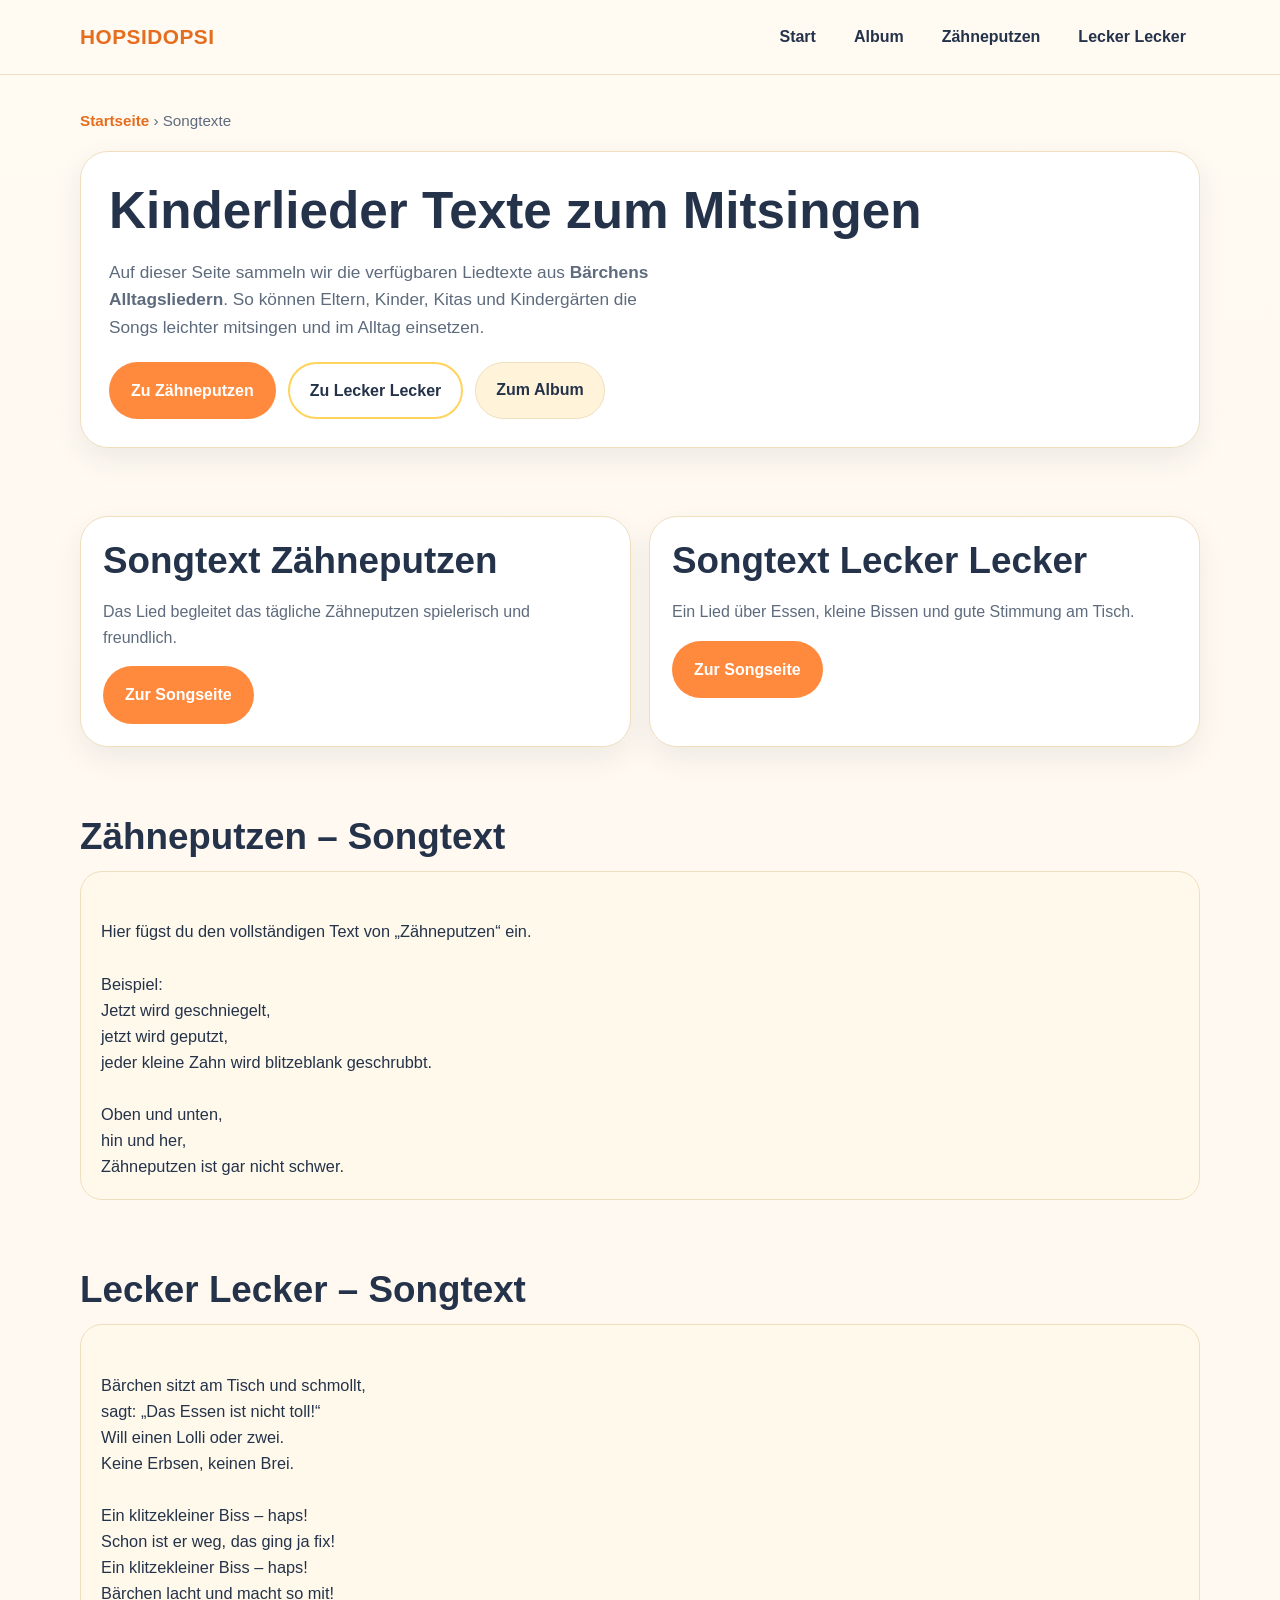
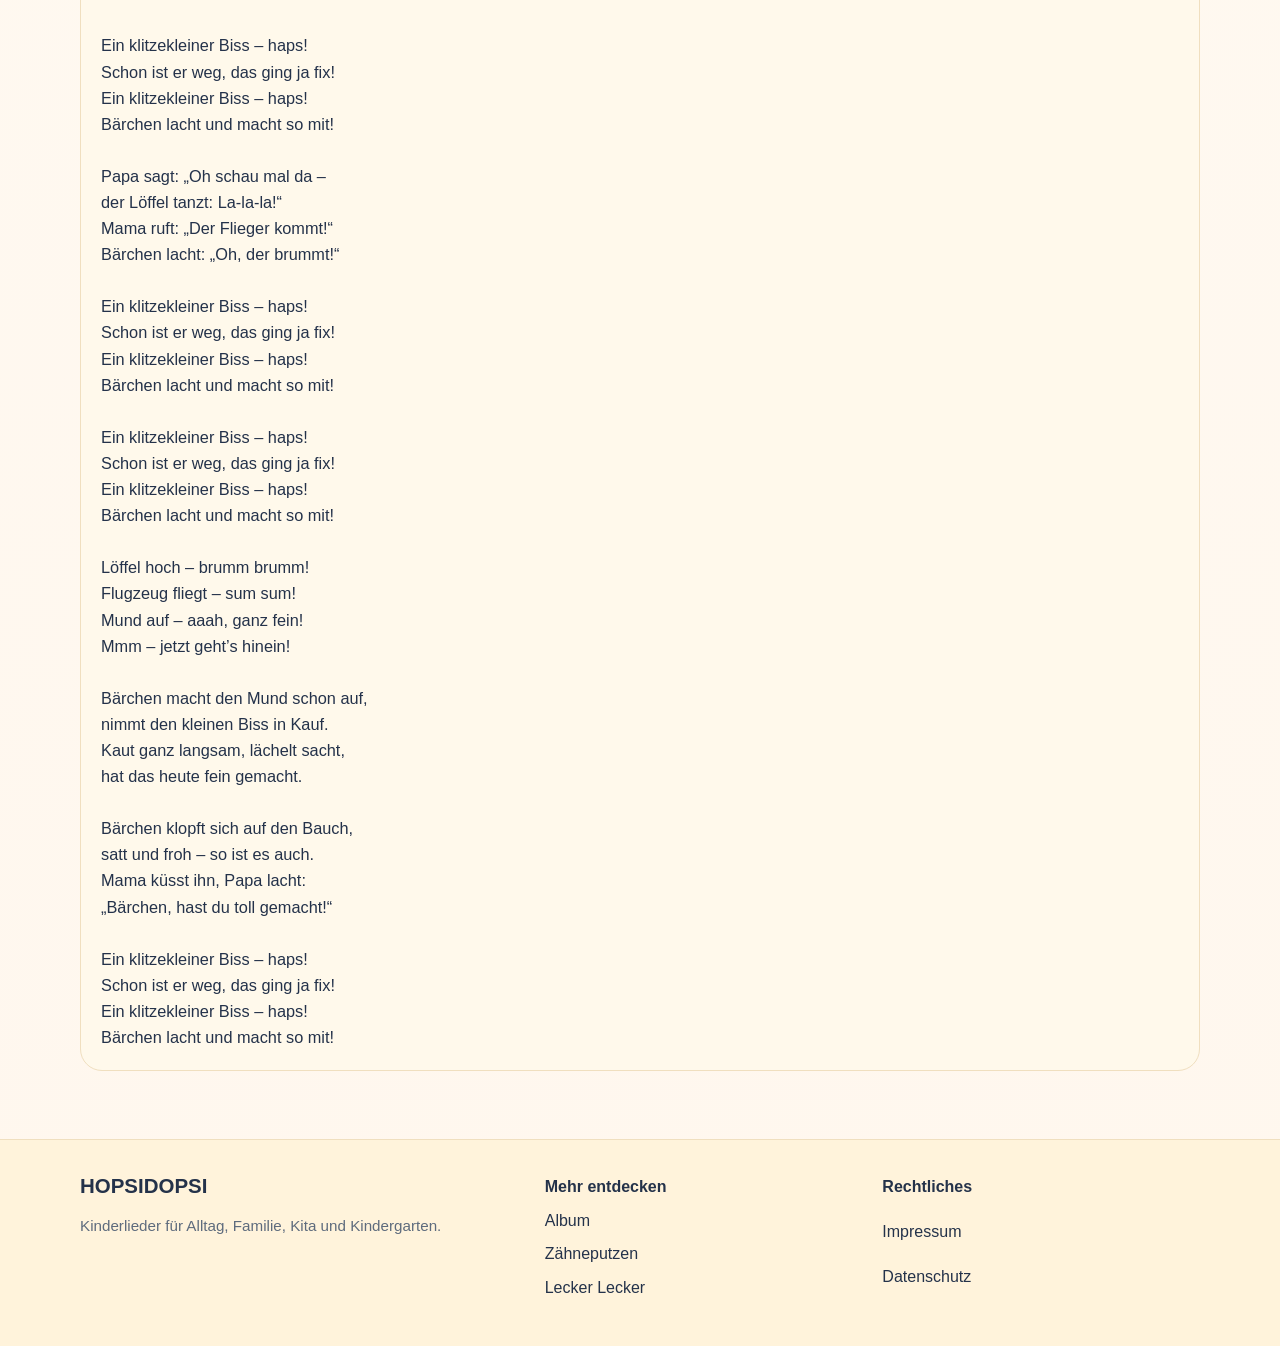
<file: kinderlieder-texte.html>
<!DOCTYPE html>
<html lang="de">
<head>
  <meta charset="UTF-8">
  <meta name="viewport" content="width=device-width, initial-scale=1.0">
  <title>Kinderlieder Texte zum Mitsingen | HOPSIDOPSI</title>
  <meta name="description" content="Hier findest du Kinderlieder Texte von HOPSIDOPSI zum Mitsingen – mit Songtexten aus Bärchens Alltagsliedern wie Zähneputzen und Lecker Lecker.">
  <meta name="keywords" content="Kinderlieder Texte, Songtexte Kinderlieder, Liedtexte für Kinder, Zähneputzen Text, Lecker Lecker Text, HOPSIDOPSI">
  <meta name="robots" content="index, follow">
  <link rel="canonical" href="https://hopsidopsi.de/kinderlieder-texte.html">
  <meta property="og:title" content="Kinderlieder Texte zum Mitsingen | HOPSIDOPSI">
  <meta property="og:description" content="Alle verfügbaren Songtexte von HOPSIDOPSI an einem Ort.">
  <meta property="og:type" content="website">
  <meta property="og:url" content="https://hopsidopsi.de/kinderlieder-texte.html">
  <meta property="og:image" content="https://hopsidopsi.de/DEIN-ALBUM-COVER-BILD">
  <link rel="stylesheet" href="styles.css">
</head>
<body>
  <header class="topbar">
    <div class="container nav">
      <a class="brand" href="index.html">HOPSIDOPSI</a>
      <nav class="nav-links" aria-label="Hauptnavigation">
        <a href="index.html">Start</a>
        <a href="baerchen-album.html">Album</a>
        <a href="zaehneputzen.html">Zähneputzen</a>
        <a href="lecker-lecker.html">Lecker Lecker</a>
      </nav>
    </div>
  </header>

  <main class="section">
    <div class="container">
      <div class="breadcrumbs">
        <a href="index.html">Startseite</a> › Songtexte
      </div>

      <div class="content-box">
        <h1>Kinderlieder Texte zum Mitsingen</h1>
        <p class="lead">
          Auf dieser Seite sammeln wir die verfügbaren Liedtexte aus <strong>Bärchens Alltagsliedern</strong>.
          So können Eltern, Kinder, Kitas und Kindergärten die Songs leichter mitsingen und im Alltag einsetzen.
        </p>

        <div class="button-row">
          <a class="btn btn-primary" href="#zaehneputzen-text">Zu Zähneputzen</a>
          <a class="btn btn-secondary" href="#lecker-lecker-text">Zu Lecker Lecker</a>
          <a class="btn btn-soft" href="baerchen-album.html">Zum Album</a>
        </div>
      </div>
    </div>
  </main>

  <section class="section">
    <div class="container grid-2">
      <article class="card">
        <h2>Songtext Zähneputzen</h2>
        <p class="muted">Das Lied begleitet das tägliche Zähneputzen spielerisch und freundlich.</p>
        <a class="btn btn-primary" href="zaehneputzen.html">Zur Songseite</a>
      </article>

      <article class="card">
        <h2>Songtext Lecker Lecker</h2>
        <p class="muted">Ein Lied über Essen, kleine Bissen und gute Stimmung am Tisch.</p>
        <a class="btn btn-primary" href="lecker-lecker.html">Zur Songseite</a>
      </article>
    </div>
  </section>

  <section class="section">
    <div class="container">
      <h2 id="zaehneputzen-text">Zähneputzen – Songtext</h2>
      <div class="lyrics">
Hier fügst du den vollständigen Text von „Zähneputzen“ ein.

Beispiel:
Jetzt wird geschniegelt,
jetzt wird geputzt,
jeder kleine Zahn wird blitzeblank geschrubbt.

Oben und unten,
hin und her,
Zähneputzen ist gar nicht schwer.
      </div>
    </div>
  </section>

  <section class="section">
    <div class="container">
      <h2 id="lecker-lecker-text">Lecker Lecker – Songtext</h2>
      <div class="lyrics">
Bärchen sitzt am Tisch und schmollt,
sagt: „Das Essen ist nicht toll!“
Will einen Lolli oder zwei.
Keine Erbsen, keinen Brei.

Ein klitzekleiner Biss – haps!
Schon ist er weg, das ging ja fix!
Ein klitzekleiner Biss – haps!
Bärchen lacht und macht so mit!

Ein klitzekleiner Biss – haps!
Schon ist er weg, das ging ja fix!
Ein klitzekleiner Biss – haps!
Bärchen lacht und macht so mit!

Papa sagt: „Oh schau mal da –
der Löffel tanzt: La-la-la!“
Mama ruft: „Der Flieger kommt!“
Bärchen lacht: „Oh, der brummt!“

Ein klitzekleiner Biss – haps!
Schon ist er weg, das ging ja fix!
Ein klitzekleiner Biss – haps!
Bärchen lacht und macht so mit!

Ein klitzekleiner Biss – haps!
Schon ist er weg, das ging ja fix!
Ein klitzekleiner Biss – haps!
Bärchen lacht und macht so mit!

Löffel hoch – brumm brumm!
Flugzeug fliegt – sum sum!
Mund auf – aaah, ganz fein!
Mmm – jetzt geht’s hinein!

Bärchen macht den Mund schon auf,
nimmt den kleinen Biss in Kauf.
Kaut ganz langsam, lächelt sacht,
hat das heute fein gemacht.

Bärchen klopft sich auf den Bauch,
satt und froh – so ist es auch.
Mama küsst ihn, Papa lacht:
„Bärchen, hast du toll gemacht!“

Ein klitzekleiner Biss – haps!
Schon ist er weg, das ging ja fix!
Ein klitzekleiner Biss – haps!
Bärchen lacht und macht so mit!
      </div>
    </div>
  </section>

  <footer class="footer">
    <div class="container footer-grid">
      <div>
        <h3>HOPSIDOPSI</h3>
        <p class="small">Kinderlieder für Alltag, Familie, Kita und Kindergarten.</p>
      </div>

      <div class="footer-links">
        <strong>Mehr entdecken</strong>
        <a href="baerchen-album.html">Album</a>
        <a href="zaehneputzen.html">Zähneputzen</a>
        <a href="lecker-lecker.html">Lecker Lecker</a>
      </div>

      <div class="footer-links">
        <strong>Rechtliches</strong>
        <a href="impressum.html">Impressum</a>
        <a href="datenschutz.html">Datenschutz</a>
      </div>
    </div>
  </footer>
</body>
</html>
</file>
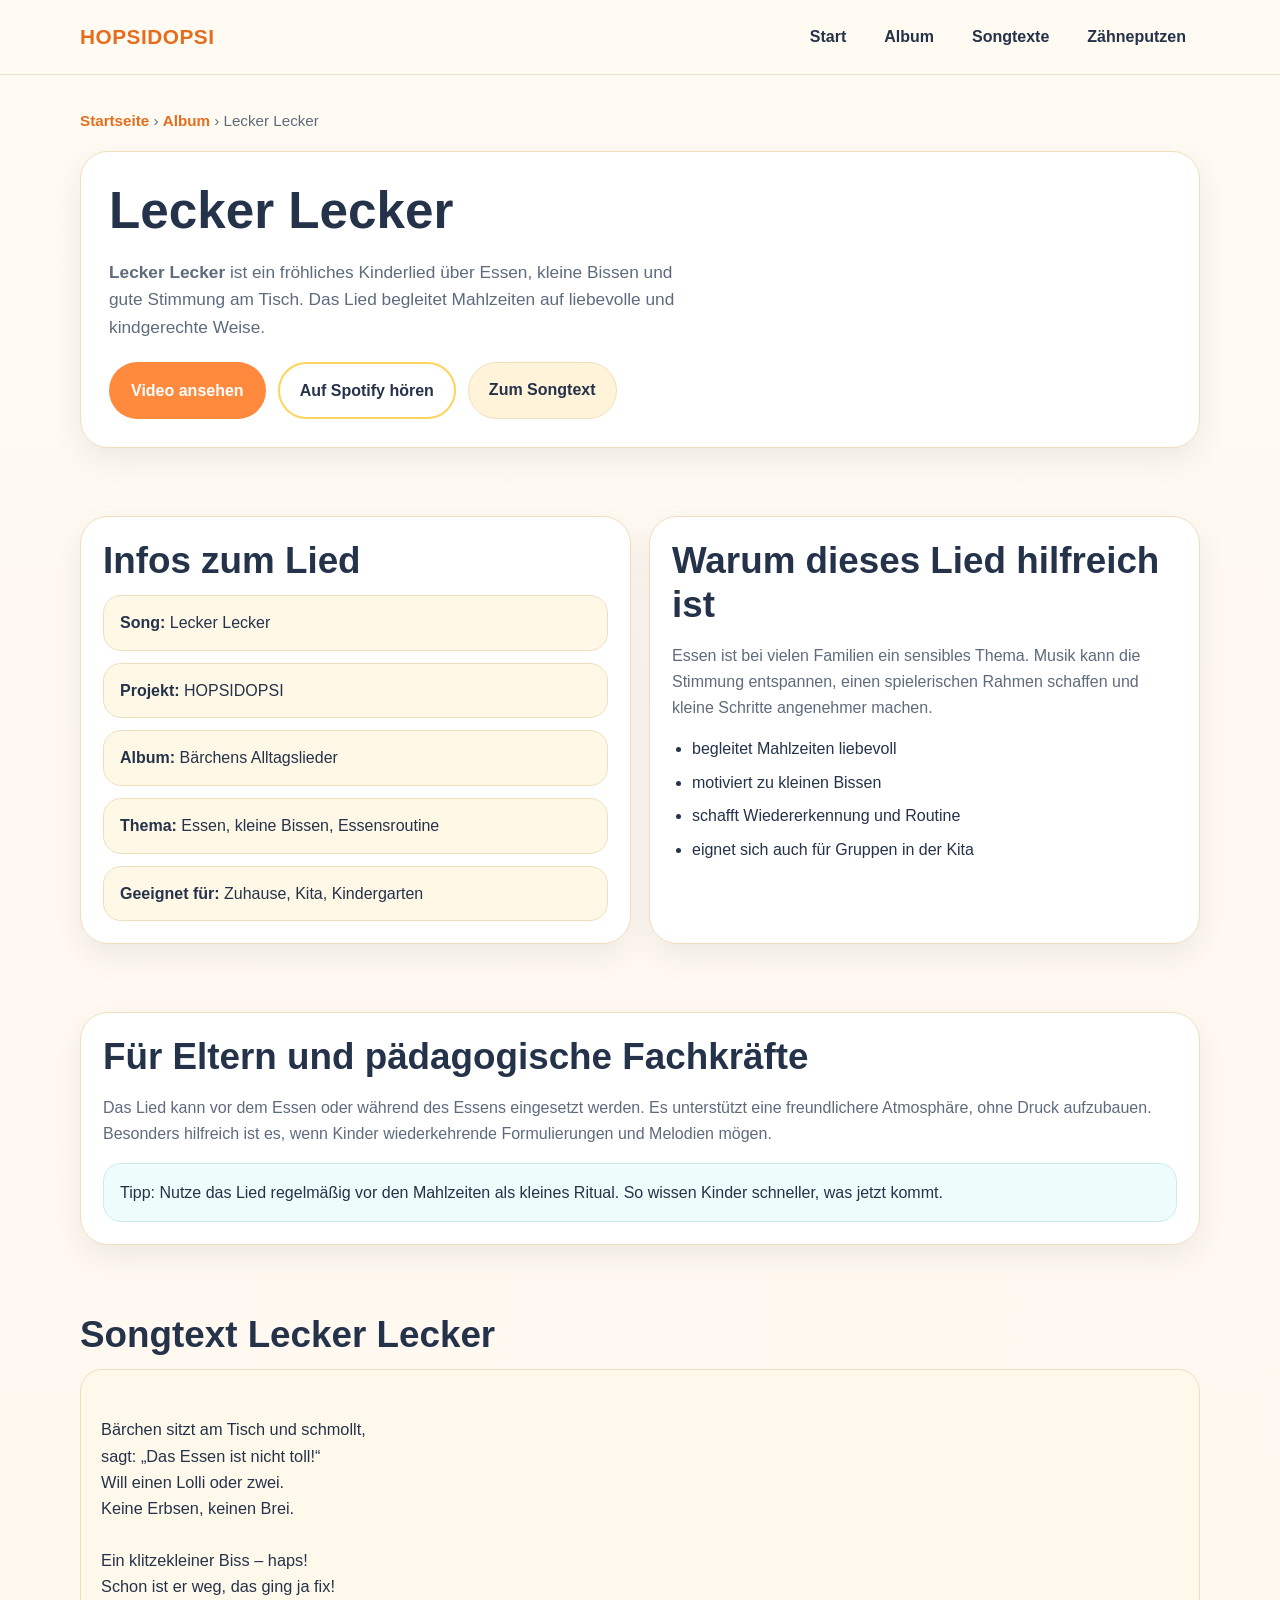
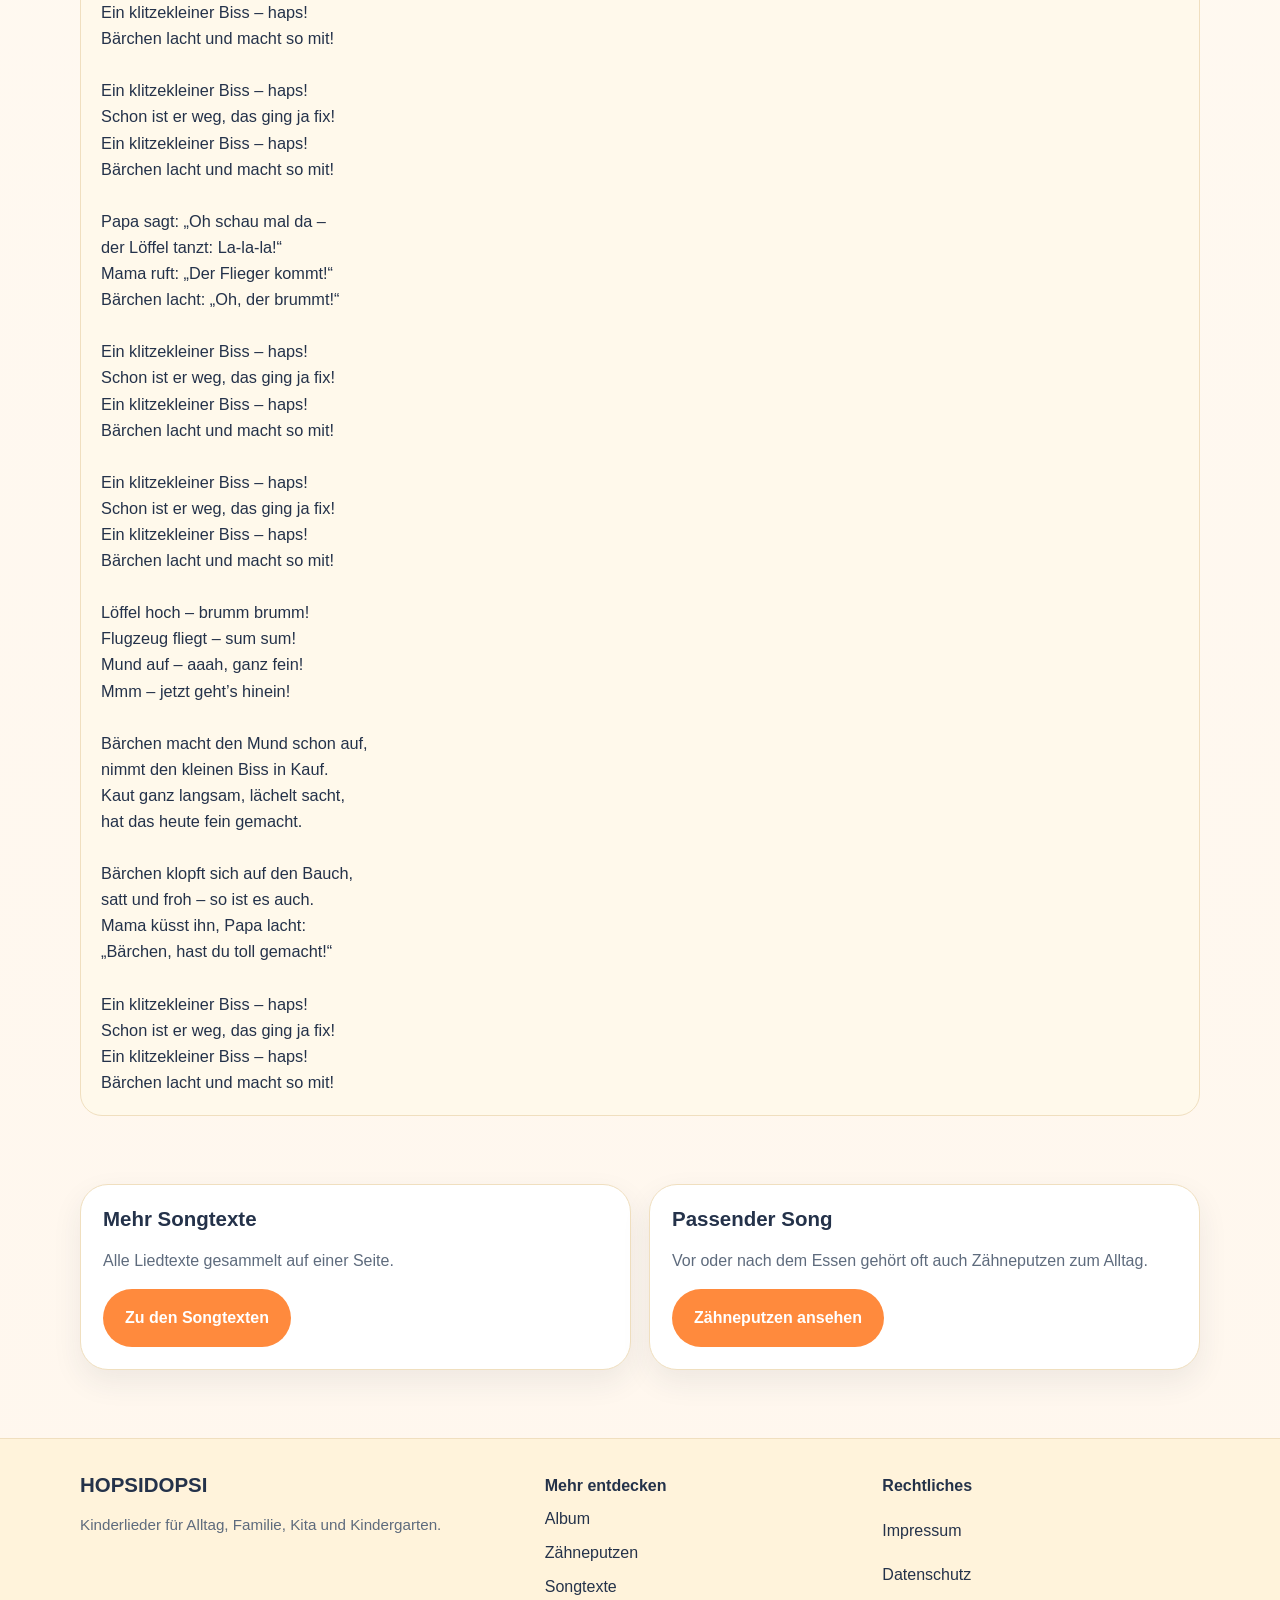
<file: lecker-lecker.html>
<!DOCTYPE html>
<html lang="de">
<head>
  <meta charset="UTF-8">
  <meta name="viewport" content="width=device-width, initial-scale=1.0">
  <title>Lecker Lecker – Essenslied für Kinder | HOPSIDOPSI</title>
  <meta name="description" content="Lecker Lecker von HOPSIDOPSI ist ein liebevolles Kinderlied über Essen, kleine Bissen und eine entspanntere Stimmung am Tisch.">
  <meta name="keywords" content="Essenslied Kinder, Kinderlied Essen, kleine Bissen Lied, HOPSIDOPSI, Lecker Lecker">
  <meta name="robots" content="index, follow">
  <link rel="canonical" href="https://hopsidopsi.de/lecker-lecker.html">
  <meta property="og:title" content="Lecker Lecker – Essenslied für Kinder | HOPSIDOPSI">
  <meta property="og:description" content="Ein fröhliches Kinderlied über Essen, kleine Bissen und gute Stimmung am Tisch.">
  <meta property="og:type" content="website">
  <meta property="og:url" content="https://hopsidopsi.de/lecker-lecker.html">
  <meta property="og:image" content="https://hopsidopsi.de/DEIN-ALBUM-COVER-BILD">
  <link rel="stylesheet" href="styles.css">

  <script type="application/ld+json">
  {
    "@context":"https://schema.org",
    "@type":"MusicRecording",
    "name":"Lecker Lecker",
    "byArtist":{"@type":"MusicGroup","name":"HOPSIDOPSI"},
    "inLanguage":"de",
    "url":"https://hopsidopsi.de/lecker-lecker.html",
    "genre":"Kinderlieder"
  }
  </script>
</head>
<body>
  <header class="topbar">
    <div class="container nav">
      <a class="brand" href="index.html">HOPSIDOPSI</a>
      <nav class="nav-links" aria-label="Hauptnavigation">
        <a href="index.html">Start</a>
        <a href="baerchen-album.html">Album</a>
        <a href="kinderlieder-texte.html">Songtexte</a>
        <a href="zaehneputzen.html">Zähneputzen</a>
      </nav>
    </div>
  </header>

  <main class="section">
    <div class="container">
      <div class="breadcrumbs">
        <a href="index.html">Startseite</a> › <a href="baerchen-album.html">Album</a> › Lecker Lecker
      </div>

      <div class="content-box">
        <h1>Lecker Lecker</h1>
        <p class="lead">
          <strong>Lecker Lecker</strong> ist ein fröhliches Kinderlied über Essen, kleine Bissen und gute Stimmung am Tisch.
          Das Lied begleitet Mahlzeiten auf liebevolle und kindgerechte Weise.
        </p>

        <div class="button-row">
          <a class="btn btn-primary" href="DEIN-YOUTUBE-LINK" target="_blank" rel="noopener">Video ansehen</a>
          <a class="btn btn-secondary" href="DEIN-SPOTIFY-LINK" target="_blank" rel="noopener">Auf Spotify hören</a>
          <a class="btn btn-soft" href="kinderlieder-texte.html#lecker-lecker-text">Zum Songtext</a>
        </div>
      </div>
    </div>
  </main>

  <section class="section">
    <div class="container grid-2">
      <div class="card">
        <h2>Infos zum Lied</h2>
        <div class="info-list">
          <div class="info-row"><strong>Song:</strong> Lecker Lecker</div>
          <div class="info-row"><strong>Projekt:</strong> HOPSIDOPSI</div>
          <div class="info-row"><strong>Album:</strong> Bärchens Alltagslieder</div>
          <div class="info-row"><strong>Thema:</strong> Essen, kleine Bissen, Essensroutine</div>
          <div class="info-row"><strong>Geeignet für:</strong> Zuhause, Kita, Kindergarten</div>
        </div>
      </div>

      <div class="card">
        <h2>Warum dieses Lied hilfreich ist</h2>
        <p class="muted">
          Essen ist bei vielen Familien ein sensibles Thema. Musik kann die Stimmung entspannen,
          einen spielerischen Rahmen schaffen und kleine Schritte angenehmer machen.
        </p>
        <ul class="list-clean">
          <li>begleitet Mahlzeiten liebevoll</li>
          <li>motiviert zu kleinen Bissen</li>
          <li>schafft Wiedererkennung und Routine</li>
          <li>eignet sich auch für Gruppen in der Kita</li>
        </ul>
      </div>
    </div>
  </section>

  <section class="section">
    <div class="container">
      <div class="card">
        <h2>Für Eltern und pädagogische Fachkräfte</h2>
        <p class="muted">
          Das Lied kann vor dem Essen oder während des Essens eingesetzt werden. Es unterstützt eine freundlichere Atmosphäre,
          ohne Druck aufzubauen. Besonders hilfreich ist es, wenn Kinder wiederkehrende Formulierungen und Melodien mögen.
        </p>
        <div class="notice">
          Tipp: Nutze das Lied regelmäßig vor den Mahlzeiten als kleines Ritual. So wissen Kinder schneller, was jetzt kommt.
        </div>
      </div>
    </div>
  </section>

  <section class="section">
    <div class="container">
      <h2 id="lecker-lecker-text">Songtext Lecker Lecker</h2>
      <div class="lyrics">
Bärchen sitzt am Tisch und schmollt,
sagt: „Das Essen ist nicht toll!“
Will einen Lolli oder zwei.
Keine Erbsen, keinen Brei.

Ein klitzekleiner Biss – haps!
Schon ist er weg, das ging ja fix!
Ein klitzekleiner Biss – haps!
Bärchen lacht und macht so mit!

Ein klitzekleiner Biss – haps!
Schon ist er weg, das ging ja fix!
Ein klitzekleiner Biss – haps!
Bärchen lacht und macht so mit!

Papa sagt: „Oh schau mal da –
der Löffel tanzt: La-la-la!“
Mama ruft: „Der Flieger kommt!“
Bärchen lacht: „Oh, der brummt!“

Ein klitzekleiner Biss – haps!
Schon ist er weg, das ging ja fix!
Ein klitzekleiner Biss – haps!
Bärchen lacht und macht so mit!

Ein klitzekleiner Biss – haps!
Schon ist er weg, das ging ja fix!
Ein klitzekleiner Biss – haps!
Bärchen lacht und macht so mit!

Löffel hoch – brumm brumm!
Flugzeug fliegt – sum sum!
Mund auf – aaah, ganz fein!
Mmm – jetzt geht’s hinein!

Bärchen macht den Mund schon auf,
nimmt den kleinen Biss in Kauf.
Kaut ganz langsam, lächelt sacht,
hat das heute fein gemacht.

Bärchen klopft sich auf den Bauch,
satt und froh – so ist es auch.
Mama küsst ihn, Papa lacht:
„Bärchen, hast du toll gemacht!“

Ein klitzekleiner Biss – haps!
Schon ist er weg, das ging ja fix!
Ein klitzekleiner Biss – haps!
Bärchen lacht und macht so mit!
      </div>
    </div>
  </section>

  <section class="section">
    <div class="container grid-2">
      <article class="card">
        <h3>Mehr Songtexte</h3>
        <p class="muted">Alle Liedtexte gesammelt auf einer Seite.</p>
        <a class="btn btn-primary" href="kinderlieder-texte.html">Zu den Songtexten</a>
      </article>

      <article class="card">
        <h3>Passender Song</h3>
        <p class="muted">Vor oder nach dem Essen gehört oft auch Zähneputzen zum Alltag.</p>
        <a class="btn btn-primary" href="zaehneputzen.html">Zähneputzen ansehen</a>
      </article>
    </div>
  </section>

  <footer class="footer">
    <div class="container footer-grid">
      <div>
        <h3>HOPSIDOPSI</h3>
        <p class="small">Kinderlieder für Alltag, Familie, Kita und Kindergarten.</p>
      </div>

      <div class="footer-links">
        <strong>Mehr entdecken</strong>
        <a href="baerchen-album.html">Album</a>
        <a href="zaehneputzen.html">Zähneputzen</a>
        <a href="kinderlieder-texte.html">Songtexte</a>
      </div>

      <div class="footer-links">
        <strong>Rechtliches</strong>
        <a href="impressum.html">Impressum</a>
        <a href="datenschutz.html">Datenschutz</a>
      </div>
    </div>
  </footer>
</body>
</html>
</file>
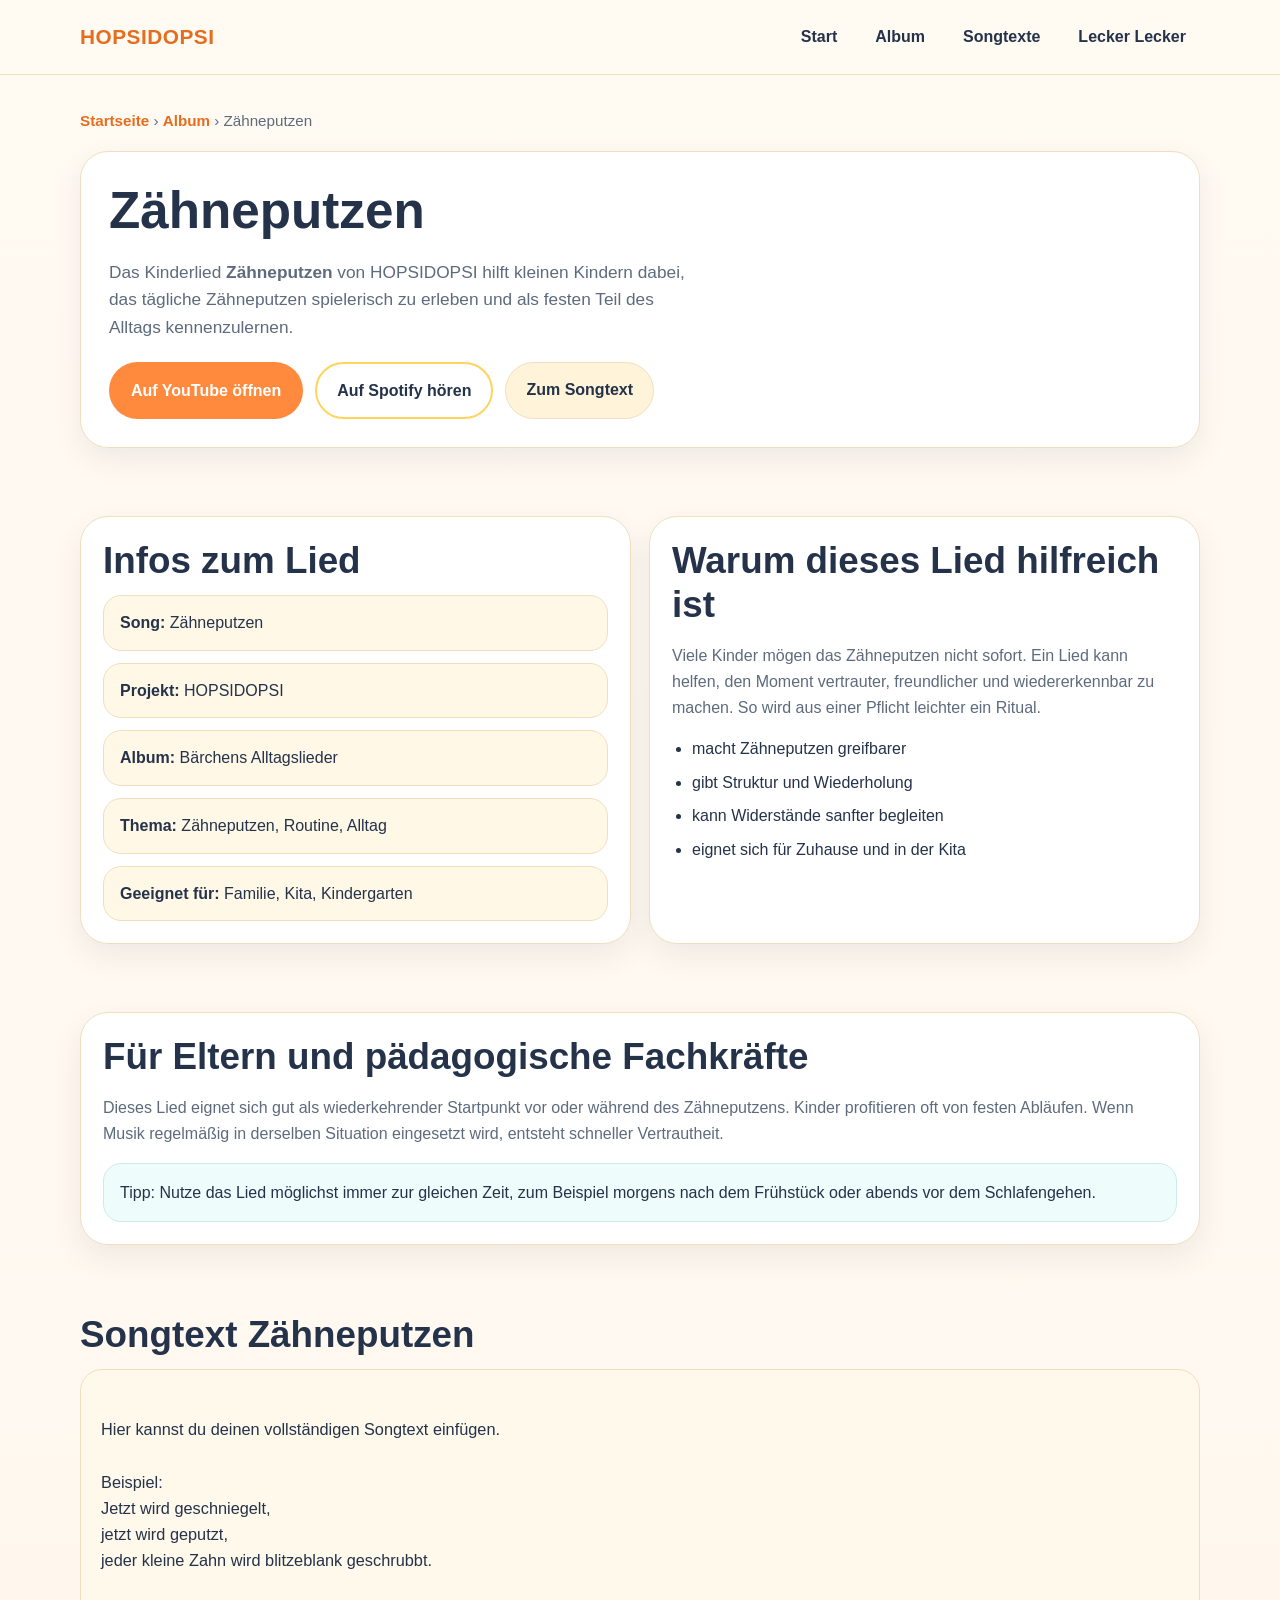
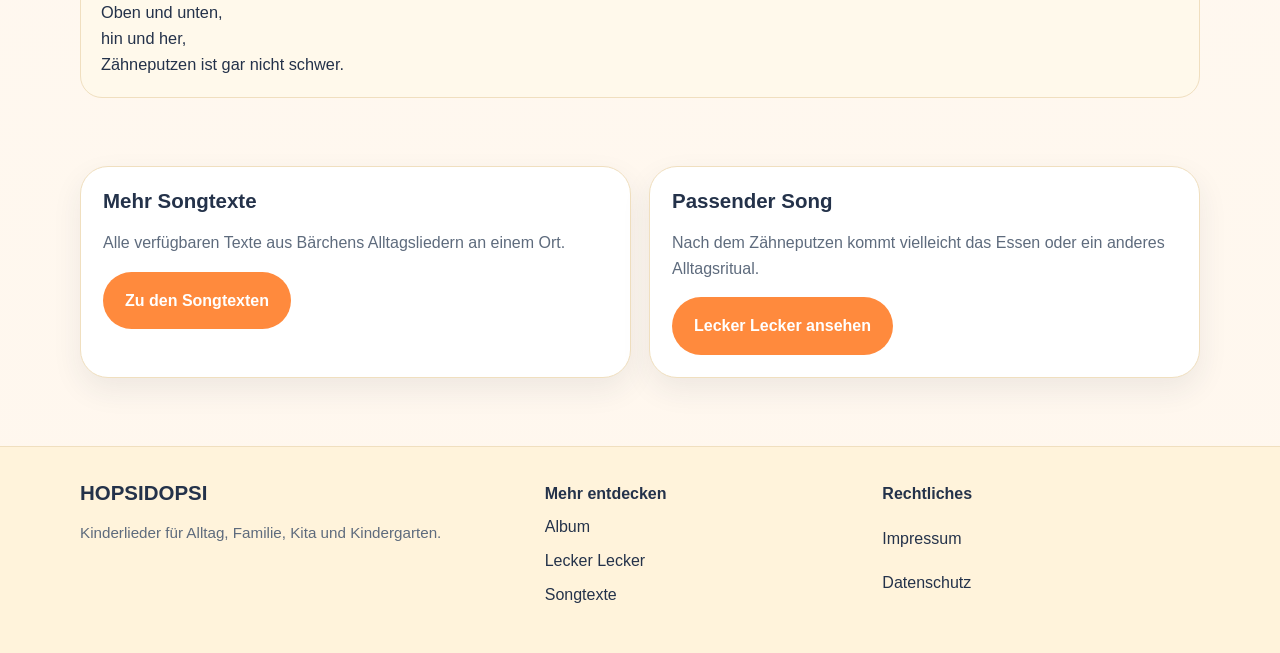
<file: zaehneputzen.html>
<!DOCTYPE html>
<html lang="de">
<head>
  <meta charset="UTF-8">
  <meta name="viewport" content="width=device-width, initial-scale=1.0">
  <title>Zähneputzen Lied für Kinder | HOPSIDOPSI</title>
  <meta name="description" content="Das Kinderlied Zähneputzen von HOPSIDOPSI hilft Kindern spielerisch beim Zähneputzen. Mit Infos, Songtext und Links zu YouTube und Spotify.">
  <meta name="keywords" content="Zähneputzen Lied Kinder, Kinderlied Zähneputzen, Lied fürs Zähneputzen, HOPSIDOPSI">
  <meta name="robots" content="index, follow">
  <link rel="canonical" href="https://hopsidopsi.de/zaehneputzen.html">
  <meta property="og:title" content="Zähneputzen Lied für Kinder | HOPSIDOPSI">
  <meta property="og:description" content="Ein fröhliches Kinderlied, das Zähneputzen spielerisch begleitet.">
  <meta property="og:type" content="website">
  <meta property="og:url" content="https://hopsidopsi.de/zaehneputzen.html">
  <meta property="og:image" content="https://hopsidopsi.de/DEIN-ALBUM-COVER-BILD">
  <link rel="stylesheet" href="styles.css">

  <script type="application/ld+json">
  {
    "@context":"https://schema.org",
    "@type":"MusicRecording",
    "name":"Zähneputzen",
    "byArtist":{"@type":"MusicGroup","name":"HOPSIDOPSI"},
    "inLanguage":"de",
    "url":"https://hopsidopsi.de/zaehneputzen.html",
    "genre":"Kinderlieder"
  }
  </script>
</head>
<body>
  <header class="topbar">
    <div class="container nav">
      <a class="brand" href="index.html">HOPSIDOPSI</a>
      <nav class="nav-links" aria-label="Hauptnavigation">
        <a href="index.html">Start</a>
        <a href="baerchen-album.html">Album</a>
        <a href="kinderlieder-texte.html">Songtexte</a>
        <a href="lecker-lecker.html">Lecker Lecker</a>
      </nav>
    </div>
  </header>

  <main class="section">
    <div class="container">
      <div class="breadcrumbs">
        <a href="index.html">Startseite</a> › <a href="baerchen-album.html">Album</a> › Zähneputzen
      </div>

      <div class="content-box">
        <h1>Zähneputzen</h1>
        <p class="lead">
          Das Kinderlied <strong>Zähneputzen</strong> von HOPSIDOPSI hilft kleinen Kindern dabei,
          das tägliche Zähneputzen spielerisch zu erleben und als festen Teil des Alltags kennenzulernen.
        </p>

        <div class="button-row">
          <a class="btn btn-primary" href="DEIN-YOUTUBE-LINK" target="_blank" rel="noopener">Auf YouTube öffnen</a>
          <a class="btn btn-secondary" href="DEIN-SPOTIFY-LINK" target="_blank" rel="noopener">Auf Spotify hören</a>
          <a class="btn btn-soft" href="kinderlieder-texte.html#zaehneputzen-text">Zum Songtext</a>
        </div>
      </div>
    </div>
  </main>

  <section class="section">
    <div class="container grid-2">
      <div class="card">
        <h2>Infos zum Lied</h2>
        <div class="info-list">
          <div class="info-row"><strong>Song:</strong> Zähneputzen</div>
          <div class="info-row"><strong>Projekt:</strong> HOPSIDOPSI</div>
          <div class="info-row"><strong>Album:</strong> Bärchens Alltagslieder</div>
          <div class="info-row"><strong>Thema:</strong> Zähneputzen, Routine, Alltag</div>
          <div class="info-row"><strong>Geeignet für:</strong> Familie, Kita, Kindergarten</div>
        </div>
      </div>

      <div class="card">
        <h2>Warum dieses Lied hilfreich ist</h2>
        <p class="muted">
          Viele Kinder mögen das Zähneputzen nicht sofort. Ein Lied kann helfen, den Moment vertrauter,
          freundlicher und wiedererkennbar zu machen. So wird aus einer Pflicht leichter ein Ritual.
        </p>
        <ul class="list-clean">
          <li>macht Zähneputzen greifbarer</li>
          <li>gibt Struktur und Wiederholung</li>
          <li>kann Widerstände sanfter begleiten</li>
          <li>eignet sich für Zuhause und in der Kita</li>
        </ul>
      </div>
    </div>
  </section>

  <section class="section">
    <div class="container">
      <div class="card">
        <h2>Für Eltern und pädagogische Fachkräfte</h2>
        <p class="muted">
          Dieses Lied eignet sich gut als wiederkehrender Startpunkt vor oder während des Zähneputzens.
          Kinder profitieren oft von festen Abläufen. Wenn Musik regelmäßig in derselben Situation eingesetzt wird,
          entsteht schneller Vertrautheit.
        </p>
        <div class="notice">
          Tipp: Nutze das Lied möglichst immer zur gleichen Zeit, zum Beispiel morgens nach dem Frühstück oder abends vor dem Schlafengehen.
        </div>
      </div>
    </div>
  </section>

  <section class="section">
    <div class="container">
      <h2 id="zaehneputzen-text">Songtext Zähneputzen</h2>
      <div class="lyrics">
Hier kannst du deinen vollständigen Songtext einfügen.

Beispiel:
Jetzt wird geschniegelt,
jetzt wird geputzt,
jeder kleine Zahn wird blitzeblank geschrubbt.

Oben und unten,
hin und her,
Zähneputzen ist gar nicht schwer.
      </div>
    </div>
  </section>

  <section class="section">
    <div class="container grid-2">
      <article class="card">
        <h3>Mehr Songtexte</h3>
        <p class="muted">Alle verfügbaren Texte aus Bärchens Alltagsliedern an einem Ort.</p>
        <a class="btn btn-primary" href="kinderlieder-texte.html">Zu den Songtexten</a>
      </article>

      <article class="card">
        <h3>Passender Song</h3>
        <p class="muted">Nach dem Zähneputzen kommt vielleicht das Essen oder ein anderes Alltagsritual.</p>
        <a class="btn btn-primary" href="lecker-lecker.html">Lecker Lecker ansehen</a>
      </article>
    </div>
  </section>

  <footer class="footer">
    <div class="container footer-grid">
      <div>
        <h3>HOPSIDOPSI</h3>
        <p class="small">Kinderlieder für Alltag, Familie, Kita und Kindergarten.</p>
      </div>

      <div class="footer-links">
        <strong>Mehr entdecken</strong>
        <a href="baerchen-album.html">Album</a>
        <a href="lecker-lecker.html">Lecker Lecker</a>
        <a href="kinderlieder-texte.html">Songtexte</a>
      </div>

      <div class="footer-links">
        <strong>Rechtliches</strong>
        <a href="impressum.html">Impressum</a>
        <a href="datenschutz.html">Datenschutz</a>
      </div>
    </div>
  </footer>
</body>
</html>
</file>
<file: styles.css>
:root {
  --bg: #fffaf2;
  --surface: #ffffff;
  --surface-soft: #fff3d9;
  --text: #24324a;
  --muted: #5e6b7d;
  --primary: #ff8a3d;
  --primary-dark: #e56d1d;
  --secondary: #5ec8c0;
  --accent: #ffd45c;
  --pink: #ff94b6;
  --border: #f0dfbf;
  --shadow: 0 12px 30px rgba(36, 50, 74, 0.08);
  --radius-xl: 28px;
  --radius-lg: 22px;
  --radius-md: 16px;
  --max: 1120px;
}

* {
  box-sizing: border-box;
}

html {
  scroll-behavior: smooth;
}

body {
  margin: 0;
  font-family: Arial, Helvetica, sans-serif;
  background: linear-gradient(180deg, #fffaf2 0%, #fff7ee 100%);
  color: var(--text);
  line-height: 1.6;
}

img {
  max-width: 100%;
  display: block;
  border-radius: var(--radius-lg);
}

a {
  color: inherit;
  text-decoration: none;
}

.container {
  width: min(100% - 32px, var(--max));
  margin: 0 auto;
}

.topbar {
  position: sticky;
  top: 0;
  z-index: 50;
  background: rgba(255, 250, 242, 0.92);
  backdrop-filter: blur(10px);
  border-bottom: 1px solid rgba(240, 223, 191, 0.9);
}

.nav {
  display: flex;
  align-items: center;
  justify-content: space-between;
  gap: 20px;
  padding: 14px 0;
}

.brand {
  font-size: 1.3rem;
  font-weight: 800;
  color: var(--primary-dark);
  letter-spacing: 0.5px;
}

.nav-links {
  display: flex;
  flex-wrap: wrap;
  gap: 10px;
}

.nav-links a {
  padding: 10px 14px;
  border-radius: 999px;
  font-weight: 700;
  color: var(--text);
}

.nav-links a:hover {
  background: var(--surface-soft);
}

.hero {
  padding: 42px 0 22px;
}

.hero-box {
  display: grid;
  grid-template-columns: 1.2fr 0.8fr;
  gap: 28px;
  align-items: center;
  background: linear-gradient(135deg, #fff2cc 0%, #ffe7d9 100%);
  border: 1px solid var(--border);
  border-radius: 36px;
  padding: 34px;
  box-shadow: var(--shadow);
}

.badge {
  display: inline-block;
  background: #ffffff;
  color: var(--primary-dark);
  border: 1px solid rgba(229, 109, 29, 0.15);
  border-radius: 999px;
  padding: 8px 14px;
  font-weight: 700;
  font-size: 0.92rem;
  margin-bottom: 12px;
}

h1, h2, h3 {
  line-height: 1.2;
  margin-top: 0;
}

h1 {
  font-size: clamp(2rem, 4vw, 3.4rem);
  margin-bottom: 14px;
}

h2 {
  font-size: clamp(1.6rem, 3vw, 2.3rem);
  margin-bottom: 12px;
}

h3 {
  font-size: 1.28rem;
  margin-bottom: 8px;
}

.lead {
  font-size: 1.08rem;
  color: var(--muted);
  max-width: 60ch;
}

.hero-bubbles {
  display: grid;
  gap: 14px;
}

.bubble {
  background: #ffffff;
  border-radius: var(--radius-xl);
  padding: 18px;
  border: 1px solid rgba(255, 255, 255, 0.7);
  box-shadow: var(--shadow);
  font-weight: 700;
}

.cta-row,
.button-row {
  display: flex;
  flex-wrap: wrap;
  gap: 12px;
  margin-top: 20px;
}

.btn {
  display: inline-block;
  padding: 14px 20px;
  border-radius: 999px;
  font-weight: 800;
  transition: 0.2s ease;
  border: 2px solid transparent;
}

.btn-primary {
  background: var(--primary);
  color: #fff;
}

.btn-primary:hover {
  background: var(--primary-dark);
  transform: translateY(-1px);
}

.btn-secondary {
  background: #fff;
  border-color: var(--accent);
}

.btn-secondary:hover {
  background: #fff7d8;
}

.btn-soft {
  background: var(--surface-soft);
  border: 1px solid var(--border);
}

.btn-soft:hover {
  background: #ffecc3;
}

.section {
  padding: 34px 0;
}

.section-head {
  margin-bottom: 18px;
}

.section-head p {
  color: var(--muted);
  max-width: 65ch;
}

.grid-3 {
  display: grid;
  grid-template-columns: repeat(3, 1fr);
  gap: 18px;
}

.grid-2 {
  display: grid;
  grid-template-columns: repeat(2, 1fr);
  gap: 18px;
}

.card {
  background: var(--surface);
  border: 1px solid var(--border);
  border-radius: var(--radius-xl);
  padding: 22px;
  box-shadow: var(--shadow);
}

.card-soft {
  background: linear-gradient(180deg, #ffffff 0%, #fff9ec 100%);
}

.icon-chip {
  width: 48px;
  height: 48px;
  border-radius: 14px;
  display: inline-flex;
  align-items: center;
  justify-content: center;
  background: #fff4d0;
  margin-bottom: 14px;
  font-size: 1.3rem;
}

.muted {
  color: var(--muted);
}

.list-clean {
  margin: 0;
  padding-left: 20px;
}

.list-clean li {
  margin-bottom: 8px;
}

.song-card {
  display: flex;
  flex-direction: column;
  gap: 10px;
}

.song-tag {
  display: inline-block;
  background: #eefcfb;
  color: #14766f;
  border-radius: 999px;
  padding: 7px 12px;
  font-weight: 700;
  font-size: 0.88rem;
}

.highlight-band {
  background: linear-gradient(135deg, #ffe2a8 0%, #ffd7e4 100%);
  border: 1px solid var(--border);
  border-radius: 32px;
  padding: 26px;
  box-shadow: var(--shadow);
}

.footer {
  margin-top: 34px;
  padding: 34px 0 46px;
  background: #fff3db;
  border-top: 1px solid var(--border);
}

.footer-grid {
  display: grid;
  grid-template-columns: 1.4fr 1fr 1fr;
  gap: 20px;
}

.footer-links {
  display: grid;
  gap: 8px;
}

.small {
  font-size: 0.95rem;
  color: var(--muted);
}

.hero-image-box {
  background: rgba(255, 255, 255, 0.8);
  border-radius: 28px;
  padding: 16px;
  border: 1px solid rgba(255, 255, 255, 0.9);
}

.hero-image-fallback {
  border-radius: 24px;
  min-height: 320px;
  background: linear-gradient(180deg, #ffd45c 0%, #ffb467 100%);
  display: flex;
  align-items: center;
  justify-content: center;
  text-align: center;
  padding: 24px;
  color: #7c3d09;
  font-size: 1.4rem;
  font-weight: 800;
}

.breadcrumbs {
  font-size: 0.95rem;
  color: var(--muted);
  margin-bottom: 18px;
}

.breadcrumbs a {
  color: var(--primary-dark);
  font-weight: 700;
}

.content-box {
  background: #fff;
  border: 1px solid var(--border);
  border-radius: 28px;
  padding: 28px;
  box-shadow: var(--shadow);
}

.lyrics {
  white-space: pre-line;
  background: #fff9eb;
  border: 1px solid var(--border);
  border-radius: 22px;
  padding: 20px;
  font-size: 1.02rem;
}

.info-list {
  display: grid;
  gap: 12px;
}

.info-row {
  background: #fff8e7;
  border: 1px solid var(--border);
  border-radius: 18px;
  padding: 14px 16px;
}

.notice {
  background: #eefcfb;
  border: 1px solid #cbece9;
  border-radius: 18px;
  padding: 16px;
}

@media (max-width: 900px) {
  .hero-box,
  .grid-3,
  .grid-2,
  .footer-grid {
    grid-template-columns: 1fr;
  }

  .nav {
    flex-direction: column;
    align-items: flex-start;
  }

  .hero {
    padding-top: 24px;
  }
}

@media (max-width: 560px) {
  .hero-box,
  .card,
  .content-box,
  .highlight-band {
    padding: 20px;
  }

  .btn {
    width: 100%;
    text-align: center;
  }

  .nav-links {
    width: 100%;
  }

  .nav-links a {
    background: #fff;
    border: 1px solid var(--border);
  }
}
</file>
